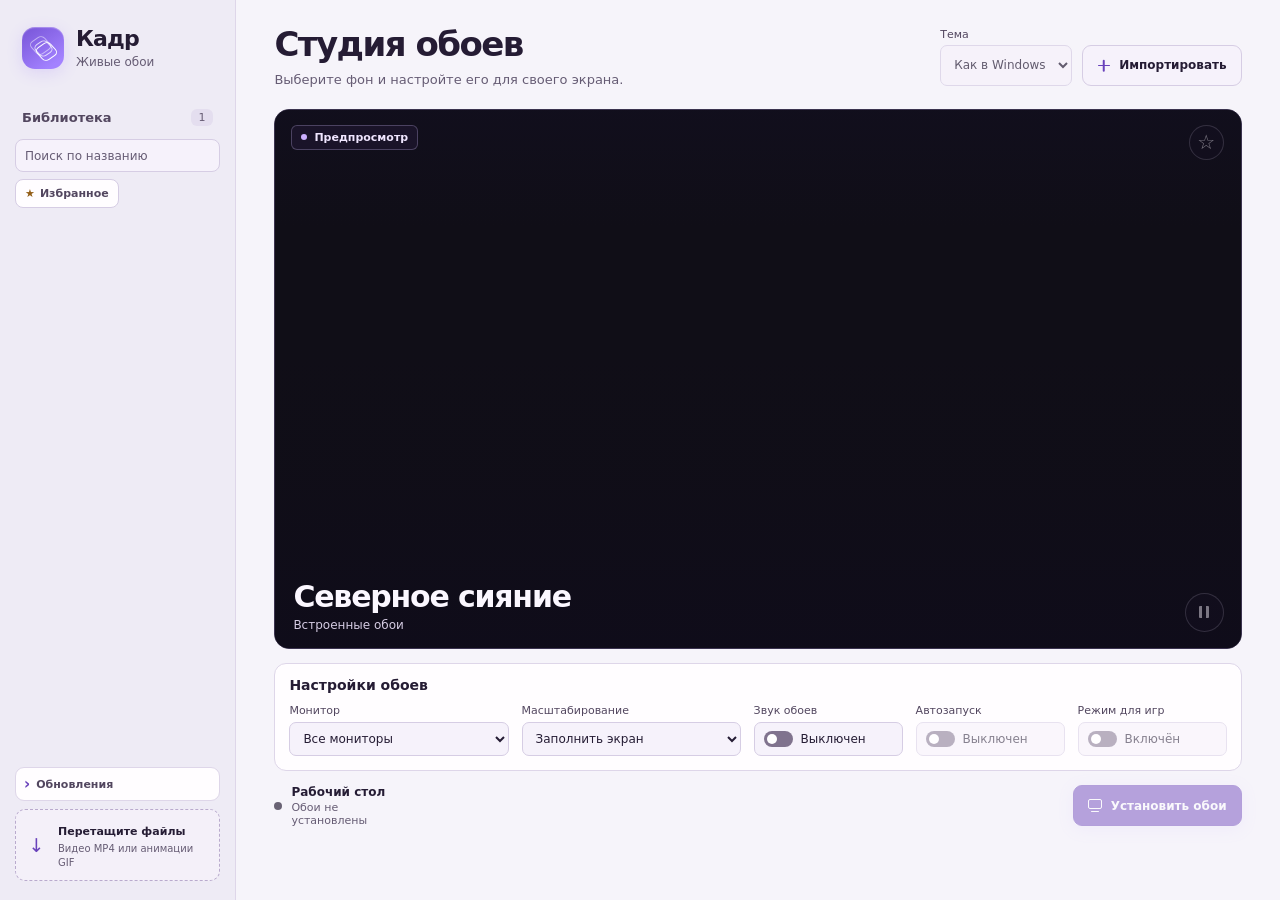
<file: ui/index.html>
<!doctype html>
<html lang="ru">
<head>
  <meta charset="utf-8">
  <meta name="viewport" content="width=device-width, initial-scale=1">
  <title>Кадр — живые обои</title>
  <link rel="stylesheet" href="app.css">
  <script type="module" src="app.js"></script>
</head>
<body>
  <div class="shell">
    <aside class="sidebar">
      <div class="brand">
        <span class="mark" aria-hidden="true"><i></i></span>
        <div><strong>Кадр</strong><small>Живые обои</small></div>
      </div>
      <div class="library-heading"><h2>Библиотека</h2><span id="count">1</span></div>
      <div class="library-tools">
        <input id="search" type="search" placeholder="Поиск по названию" aria-label="Поиск обоев по названию">
        <button type="button" id="favorites-filter" class="filter-button" aria-pressed="false"><span aria-hidden="true">★</span>Избранное</button>
      </div>
      <p id="library-empty" class="library-empty" role="status" hidden></p>
      <div id="library" class="library" aria-label="Библиотека обоев"></div>
      <div class="sidebar-footer">
        <details class="updates" id="updates">
          <summary><span>Обновления</span><small id="app-version"></small></summary>
          <div class="update-panel">
            <label class="switch-frame">
              <input type="checkbox" id="auto-update" role="switch" disabled>
              <span class="switch" aria-hidden="true"></span>
              <span>Автообновление</span>
            </label>
            <p id="update-message" role="status">Проверка релизов GitHub</p>
            <button type="button" id="check-updates" class="button button-secondary" disabled>Проверить обновления</button>
            <button type="button" id="update-action" class="button button-primary" hidden>Скачать</button>
          </div>
        </details>
        <div class="drop-note"><span class="drop-symbol" aria-hidden="true">↓</span><div><strong>Перетащите файлы</strong><small>Видео MP4 или анимации GIF</small></div></div>
      </div>
    </aside>

    <main>
      <header class="page-header">
        <div>
          <h1>Студия обоев</h1>
          <p>Выберите фон и настройте его для своего экрана.</p>
        </div>
        <div class="header-actions">
          <label class="theme-picker"><span>Тема</span><select id="theme" disabled><option value="system">Как в Windows</option><option value="light">Светлая</option><option value="dark">Тёмная</option></select></label>
          <button id="import" class="button button-secondary"><span class="plus" aria-hidden="true"></span>Импортировать</button>
        </div>
      </header>

      <section class="preview" aria-label="Предпросмотр">
        <div id="stage" class="preview-stage"></div>
        <div class="preview-shade"></div>
        <span class="preview-label"><i></i>Предпросмотр</span>
        <button type="button" id="favorite" class="round-button favorite-button" aria-label="Избранное" title="Добавить в избранное" aria-pressed="false" disabled>☆</button>
        <div class="preview-caption">
          <div><h2 id="title">Северное сияние</h2><p id="details">Встроенные обои</p></div>
          <button id="preview-play" class="round-button" aria-label="Приостановить предпросмотр" title="Приостановить предпросмотр" disabled><span class="pause-icon" aria-hidden="true"></span></button>
        </div>
      </section>

      <div id="notice" class="notice" role="status" hidden></div>

      <section class="settings" aria-labelledby="settings-heading">
        <div class="settings-heading"><h2 id="settings-heading">Настройки обоев</h2><button id="remove" class="text-button delete-button" hidden>Удалить из библиотеки</button></div>
        <div class="settings-grid">
          <label><span>Монитор</span><select id="monitor"><option value="all">Все мониторы</option></select></label>
          <label><span>Масштабирование</span><select id="fit"><option value="cover">Заполнить экран</option><option value="contain">Уместить целиком</option><option value="fill">Растянуть</option></select></label>
          <label class="volume"><span>Звук обоев</span><span class="switch-frame"><input type="checkbox" id="audio" role="switch"><span class="switch" aria-hidden="true"></span><span id="sound-label">Выключен</span></span></label>
          <label><span>Автозапуск</span><span class="switch-frame"><input type="checkbox" id="startup" role="switch" aria-label="Запускать Кадр с Windows" disabled><span class="switch" aria-hidden="true"></span><span id="startup-label">Выключен</span></span></label>
          <label title="Пауза обоев на экранах с активным полноэкранным окном"><span>Режим для игр</span><span class="switch-frame"><input type="checkbox" id="fullscreen-pause" role="switch" aria-label="Приостанавливать обои в полноэкранном режиме" disabled><span class="switch" aria-hidden="true"></span><span id="fullscreen-pause-label">Включён</span></span></label>
        </div>
      </section>

      <footer class="actions">
        <div class="desktop-status"><span id="status-dot"></span><div><strong id="status-title">Рабочий стол</strong><small id="status-description">Обои не установлены</small></div></div>
        <div class="action-buttons">
          <button id="wallpapers" class="button button-secondary" hidden>Выключить обои</button>
          <button id="pause" class="button button-secondary" hidden>Пауза</button>
          <button id="apply" class="button button-primary" disabled><span class="monitor-icon" aria-hidden="true"></span>Установить обои</button>
        </div>
      </footer>
    </main>
  </div>
  <div id="drop-overlay" class="drop-overlay" hidden><div><span aria-hidden="true">↓</span><strong>Добавить в библиотеку</strong><small>Отпустите файлы MP4 или GIF</small></div></div>
</body>
</html>
</file>
<file: ui/app.css>
:root {
  color-scheme: dark;
  font-family: "Segoe UI Variable", "Segoe UI", system-ui, sans-serif;
  background: var(--page);
  color: var(--text);
  --page: #101015;
  --text: #f2effa;
  --muted: #a6a1b4;
  --light-muted: #c7c2d3;
  --line: #2a2833;
  --panel: #18171f;
  --accent: #b59aff;
  --focus: #d0bdff;
  --sidebar: #15141b;
  --count: #23212d;
  --hover: #282432;
  --selected: #292238;
  --selected-border: #514366;
  --control: #211f2a;
  --control-border: #353140;
  --control-hover-border: #595062;
  --thumbnail: linear-gradient(140deg, #3b2d54, #272335);
  --thumbnail-text: #ddcaff;
  --drop: #1a1722;
  --drop-border: #42384f;
  --primary: #b89bff;
  --primary-hover: #c9b3ff;
  --primary-border: #ccb7ff;
  --primary-text: #1f123d;
  --notice: #242033;
  --notice-text: #eee3fd;
  --error: #301e29;
  --error-border: #66424d;
  --error-text: #ffd4de;
  --switch: #514860;
  --switch-on: #a285eb;
  --switch-knob: #f0e6ff;
  --switch-knob-on: #221139;
  --live: #91e2b5;
  --paused: #e6c67d;
  --favorite: #f0cc7e;
  --drop-overlay: #171021ed;
}
:root[data-theme="light"] {
  color-scheme: light;
  --page: #f6f4fa;
  --text: #251c34;
  --muted: #665c74;
  --light-muted: #52465f;
  --line: #ded6e9;
  --panel: #fffdff;
  --accent: #6942bb;
  --focus: #7444c8;
  --sidebar: #eeebf5;
  --count: #e4deef;
  --hover: #ede6f7;
  --selected: #e7dff7;
  --selected-border: #b9a9d9;
  --control: #f6f2fb;
  --control-border: #d6cde4;
  --control-hover-border: #a996c5;
  --thumbnail: linear-gradient(140deg, #ebe0fd, #d8c8ef);
  --thumbnail-text: #4b326e;
  --drop: #f4f0f9;
  --drop-border: #b9aacd;
  --primary: #6942bb;
  --primary-hover: #5935a5;
  --primary-border: #653db5;
  --primary-text: #fff;
  --notice: #f1eafa;
  --notice-text: #422961;
  --error: #fcecf1;
  --error-border: #e2afbe;
  --error-text: #8b2946;
  --switch: #80738e;
  --switch-on: #6d46bf;
  --switch-knob: #fff;
  --switch-knob-on: #fff;
  --live: #26784e;
  --paused: #946000;
  --favorite: #925d16;
  --drop-overlay: #f7f0fdea;
}
* { box-sizing: border-box; }
body { margin: 0; }
button, select, input { font: inherit; }
button, select, input[type=search] { color: inherit; }
button { cursor: pointer; }
button:disabled { cursor: default; opacity: .46; }
button:focus-visible, select:focus-visible, input[type=search]:focus-visible, input:focus-visible + .switch {
  outline: 2px solid var(--focus);
  outline-offset: 3px;
}
[hidden] { display: none !important; }
h1, h2, p { margin: 0; }
small { display: block; }

.shell { display: grid; grid-template-columns: 236px minmax(0, 1fr); min-height: 100vh; }
.sidebar {
  position: sticky;
  top: 0;
  height: 100vh;
  display: flex;
  flex-direction: column;
  background: var(--sidebar);
  border-right: 1px solid var(--line);
  padding: 27px 15px 19px;
}
.brand { display: flex; align-items: center; gap: 12px; margin: 0 7px 40px; }
.brand strong { font-size: 22px; line-height: 1.1; font-weight: 680; letter-spacing: -.04em; }
.brand small { color: var(--muted); font-size: 12px; margin-top: 4px; }
.mark {
  position: relative;
  display: grid;
  place-items: center;
  width: 42px;
  aspect-ratio: 1;
  border-radius: 13px;
  background: linear-gradient(145deg, #7754d7, #a382ff 84%);
  box-shadow: inset 0 1px 1px #eee1ff64, 0 4px 16px #8554ff29;
}
.mark::before, .mark::after, .mark i {
  content: "";
  width: 15px;
  height: 15px;
  border: 1.5px solid #fff;
  border-radius: 5px;
  position: absolute;
  transform: rotate(-35deg) skew(7deg);
}
.mark::before { translate: -3px -3px; opacity: .5; }
.mark::after { translate: 3px 3px; }
.mark i { translate: 0 0; opacity: .75; }
.library-heading { display: flex; align-items: center; justify-content: space-between; margin: 0 7px 13px; }
.library-heading h2 { font-size: 13px; font-weight: 640; color: var(--light-muted); }
.library-heading span {
  font-size: 11px;
  min-width: 22px;
  text-align: center;
  padding: 2px 5px;
  border-radius: 6px;
  color: var(--muted);
  background: var(--count);
}
.library-tools { display: grid; gap: 7px; margin: 0 0 11px; }
.library-tools input {
  width: 100%;
  min-width: 0;
  min-height: 33px;
  padding: 5px 9px;
  border: 1px solid var(--control-border);
  border-radius: 8px;
  background: var(--control);
  font-size: 12px;
}
.library-tools input::placeholder { color: var(--muted); }
.filter-button {
  justify-self: start;
  display: inline-flex;
  align-items: center;
  gap: 5px;
  min-height: 29px;
  padding: 4px 9px;
  border: 1px solid var(--control-border);
  border-radius: 8px;
  background: var(--panel);
  color: var(--light-muted);
  font-size: 11px;
  font-weight: 650;
}
.filter-button:hover { background: var(--hover); }
.filter-button[aria-pressed="true"] { background: var(--selected); border-color: var(--selected-border); color: var(--text); }
.filter-button span, .favorite-indicator { color: var(--favorite); }
.favorite-indicator { flex: 0 0 auto; font-size: 12px; }
.library-empty { margin: 10px 6px; color: var(--muted); font-size: 12px; }
.library { display: flex; min-height: 0; flex-direction: column; gap: 6px; overflow: auto; padding: 2px; margin: -2px; }
.library-item {
  display: flex;
  align-items: center;
  gap: 10px;
  width: 100%;
  flex-shrink: 0;
  min-width: 0;
  border: 1px solid transparent;
  border-radius: 10px;
  background: transparent;
  padding: 8px;
  text-align: left;
}
.library-item:hover { background: var(--hover); }
.library-item[aria-pressed="true"] { border-color: var(--selected-border); background: var(--selected); }
.thumbnail {
  width: 40px;
  height: 33px;
  flex: 0 0 auto;
  border-radius: 6px;
  border: 1px solid #ffffff18;
  object-fit: cover;
  display: grid;
  place-items: center;
  background: var(--thumbnail);
  color: var(--thumbnail-text);
  font-size: 9px;
  font-weight: 750;
  letter-spacing: .08em;
}
.item-info { min-width: 0; flex: 1; }
.item-info strong, .item-info small { overflow: hidden; text-overflow: ellipsis; white-space: nowrap; }
.item-info strong { font-size: 12px; font-weight: 650; display: block; }
.item-info small { font-size: 11px; color: var(--muted); margin-top: 4px; }
.active-indicator { flex: 0 0 6px; height: 6px; border-radius: 50%; background: var(--live); }
.sidebar-footer { margin-top: auto; padding-top: 18px; }
.updates {
  margin-bottom: 8px;
  background: var(--panel);
  border: 1px solid var(--line);
  border-radius: 9px;
}
.updates summary {
  display: flex;
  align-items: center;
  gap: 6px;
  padding: 7px 8px;
  cursor: pointer;
  color: var(--light-muted);
  font-size: 11px;
  font-weight: 640;
  list-style: none;
}
.updates summary::-webkit-details-marker { display: none; }
.updates summary::before { content: "›"; color: var(--accent); font-size: 15px; }
.updates[open] summary::before { rotate: 90deg; }
.updates summary:focus-visible { outline: 2px solid var(--focus); outline-offset: 2px; }
.updates summary small { margin-left: auto; color: var(--muted); font-size: 10px; }
.update-panel { display: grid; gap: 7px; padding: 0 8px 8px; }
.update-panel p { color: var(--muted); font-size: 11px; overflow-wrap: anywhere; }
.update-panel p.error { color: var(--error-text); }
.update-panel .button { width: 100%; min-height: 31px; padding: 5px; font-size: 11px; white-space: normal; }
.drop-note {
  display: flex;
  align-items: center;
  gap: 9px;
  border: 1px dashed var(--drop-border);
  background: var(--drop);
  border-radius: 10px;
  padding: 10px 8px;
}
.drop-symbol { color: var(--accent); width: 25px; flex: 0 0 25px; text-align: center; font-size: 19px; }
.drop-note strong { font-size: 11px; font-weight: 630; }
.drop-note small { color: var(--muted); font-size: 10px; line-height: 1.4; margin-top: 3px; }

main { width: 100%; max-width: 1570px; margin: 0 auto; padding: 27px clamp(23px, 3vw, 43px) 22px; }
.page-header, .actions { display: flex; align-items: center; gap: 14px; justify-content: space-between; }
.page-header { margin-bottom: 22px; }
.header-actions { display: flex; align-items: end; gap: 10px; }
.theme-picker { display: grid; gap: 4px; min-width: 122px; color: var(--light-muted); font-size: 11px; }
.theme-picker select { min-height: 41px; }
h1 { font-weight: 680; font-size: clamp(26px, 3vw, 34px); letter-spacing: -.045em; line-height: 1.05; }
.page-header p { color: var(--muted); font-size: 13px; margin-top: 9px; }
.button {
  display: inline-flex;
  align-items: center;
  justify-content: center;
  gap: 9px;
  flex: 0 0 auto;
  min-height: 41px;
  padding: 8px 14px;
  border: 1px solid transparent;
  border-radius: 9px;
  font-size: 12px;
  font-weight: 650;
  white-space: nowrap;
}
.button-secondary { background: var(--control); border-color: var(--control-border); }
.button-secondary:hover:not(:disabled) { background: var(--hover); border-color: var(--control-hover-border); }
.button-primary { background: var(--primary); border-color: var(--primary-border); color: var(--primary-text); box-shadow: 0 3px 15px #ad8bff27; }
.button-primary:hover:not(:disabled) { background: var(--primary-hover); }
.plus { display: grid; place-items: center; width: 13px; height: 13px; color: var(--accent); }
.plus::before, .plus::after { content: ""; grid-area: 1 / 1; height: 1.5px; width: 12px; background: currentColor; border-radius: 2px; }
.plus::after { rotate: 90deg; }
.monitor-icon { width: 14px; height: 10px; border: 1.5px solid currentColor; border-radius: 2px; position: relative; margin-bottom: 3px; }
.monitor-icon::after { content: ""; width: 8px; height: 1.5px; border-radius: 2px; background: currentColor; position: absolute; left: 2px; bottom: -4px; }

.preview {
  height: clamp(235px, calc(100vh - 335px), 540px);
  background: #1b1829;
  position: relative;
  isolation: isolate;
  border: 1px solid #3b334f;
  border-radius: 15px;
  overflow: hidden;
}
.preview-stage, .preview-shade { position: absolute; inset: 0; }
.preview-stage { background: #100e17; isolation: isolate; }
.preview-stage.demo { background: #100e17 url("aurora.webp") center / cover no-repeat; }
.preview-shade { background: linear-gradient(0deg, #0f0c1aee, #0f0c1a3b 31%, transparent 57%), linear-gradient(180deg, #120f20a1, transparent 22%); pointer-events: none; }
.preview-label {
  position: absolute;
  display: flex;
  align-items: center;
  gap: 7px;
  top: 15px;
  left: 16px;
  padding: 5px 9px;
  border: 1px solid #d8c4ff42;
  border-radius: 6px;
  background: #1d162dcc;
  color: #f0e6ff;
  font-size: 11px;
  font-weight: 580;
}
.preview-label i { width: 6px; height: 6px; border-radius: 50%; background: #ccafff; }
.preview-caption { position: absolute; bottom: 16px; left: 18px; right: 17px; display: flex; align-items: end; gap: 10px; justify-content: space-between; }
.preview-caption div { min-width: 0; }
.preview-caption h2 {
  font-size: clamp(20px, 2.8vw, 30px);
  font-weight: 680;
  letter-spacing: -.04em;
  color: #fbf7ff;
  overflow: hidden;
  text-overflow: ellipsis;
  white-space: nowrap;
}
.preview-caption p { color: #d5cce3; font-size: 12px; margin-top: 4px; }
.round-button {
  flex: 0 0 39px;
  display: grid;
  place-items: center;
  height: 39px;
  border-radius: 50%;
  border: 1px solid #eee2ff54;
  background: #171224bf;
  color: #fbf4ff;
}
.round-button:hover:not(:disabled) { background: #584574; }
.favorite-button { position: absolute; top: 15px; right: 17px; width: 35px; height: 35px; font-size: 20px; line-height: 1; }
.favorite-button[aria-pressed="true"] { color: #ffdc82; }
.pause-icon { width: 10px; height: 12px; border: solid currentColor; border-width: 0 3px; border-radius: 1px; }
.play-icon { width: 0; height: 0; border-block: 6px solid transparent; border-left: 9px solid currentColor; translate: 1px; }

.notice {
  margin-top: 10px;
  border: 1px solid var(--selected-border);
  background: var(--notice);
  color: var(--notice-text);
  padding: 9px 12px;
  font-size: 12px;
  border-radius: 8px;
  overflow-wrap: anywhere;
}
.notice.error { border-color: var(--error-border); background: var(--error); color: var(--error-text); }
.settings {
  margin-top: 14px;
  border: 1px solid var(--line);
  background: var(--panel);
  border-radius: 12px;
  padding: 13px 14px 14px;
}
.settings-heading { display: flex; align-items: center; justify-content: space-between; gap: 10px; margin-bottom: 11px; }
.settings h2 { font-size: 14px; font-weight: 650; }
.settings-grid { display: grid; grid-template-columns: repeat(2, minmax(0, 1fr)) repeat(3, minmax(105px, .68fr)); gap: 13px; }
.settings-grid label { display: grid; gap: 5px; min-width: 0; color: var(--light-muted); font-size: 11px; }
select, .switch-frame {
  width: 100%;
  min-height: 34px;
  padding: 5px 9px;
  background: var(--control);
  border: 1px solid var(--control-border);
  border-radius: 7px;
  color: var(--text);
  font-size: 12px;
}
select { text-overflow: ellipsis; }
.switch-frame { display: flex; align-items: center; gap: 8px; cursor: pointer; }
.switch-frame:has(input:disabled) { opacity: .55; cursor: default; }
.switch-frame input { position: absolute; width: 1px; height: 1px; opacity: 0; }
.switch { position: relative; width: 29px; height: 16px; border-radius: 12px; flex: 0 0 29px; background: var(--switch); }
.switch::after { content: ""; position: absolute; top: 3px; left: 3px; width: 10px; height: 10px; border-radius: 50%; background: var(--switch-knob); }
input:checked + .switch { background: var(--switch-on); }
input:checked + .switch::after { transform: translateX(13px); background: var(--switch-knob-on); }

.actions { margin-top: 14px; min-height: 41px; }
.desktop-status { display: flex; gap: 9px; align-items: center; min-width: 0; }
.desktop-status > span { flex: 0 0 8px; height: 8px; border-radius: 50%; background: #696274; }
.desktop-status > span.live { background: var(--live); box-shadow: 0 0 0 4px #72b99434; }
.desktop-status > span.paused { background: var(--paused); }
.desktop-status strong { display: block; font-size: 12px; font-weight: 650; }
.desktop-status small { color: var(--muted); font-size: 11px; margin-top: 2px; overflow-wrap: anywhere; }
.action-buttons { display: flex; align-items: center; gap: 8px; }
.text-button { color: var(--light-muted); background: transparent; border: 1px solid transparent; border-radius: 7px; padding: 5px 7px; font-size: 11px; white-space: nowrap; }
.text-button:hover:not(:disabled) { color: var(--text); background: var(--hover); }
.delete-button { color: var(--error-text); border-color: var(--error-border); padding: 6px 9px; }
.delete-button:hover:not(:disabled) { color: var(--error-text); background: var(--error); }
.drop-overlay { position: fixed; inset: 10px; display: grid; place-items: center; background: var(--drop-overlay); border: 2px dashed var(--accent); border-radius: 16px; z-index: 5; pointer-events: none; }
.drop-overlay div { display: grid; gap: 8px; text-align: center; }
.drop-overlay span { font-size: 34px; color: var(--accent); }
.drop-overlay strong { font-size: 22px; }
.drop-overlay small { font-size: 13px; color: var(--light-muted); }

.media { display: block; width: 100%; height: 100%; object-fit: cover; }
.media.contain { object-fit: contain; }
.media.fill { object-fit: fill; }
.video-upscale, .video-loop-frame { position: absolute; inset: 0; pointer-events: none; }
.video-loop-frame { z-index: 1; }
.wallpaper, .wallpaper body, .desktop-stage { width: 100%; height: 100%; background: #000; overflow: hidden; }
.desktop-stage { position: relative; }

@media (prefers-reduced-motion: no-preference) {
  .button, .text-button, .round-button, .library-item, .filter-button {
    transition: background-color 140ms ease-out, border-color 140ms ease-out, color 140ms ease-out;
  }
  .switch { transition: background-color 140ms ease-out; }
  .switch::after { transition: transform 140ms ease-out, background-color 140ms ease-out; }
  .preview-stage .media.is-ready { animation: preview-in 160ms ease-out; }
  @keyframes preview-in { from { opacity: 0; } to { opacity: 1; } }
}

@media (max-width: 920px) {
  .shell { grid-template-columns: 196px minmax(0, 1fr); }
  .sidebar { padding-inline: 11px; }
  main { padding-inline: 19px; }
  .page-header { flex-wrap: wrap; }
  .settings-grid { grid-template-columns: repeat(3, minmax(0, 1fr)); gap: 8px; }
  .action-buttons { flex-wrap: wrap; justify-content: end; }
}
@media (max-width: 680px) {
  .shell { display: block; }
  .sidebar { position: static; height: auto; border-right: 0; padding: 13px 17px; }
  .brand { margin: 0 0 11px; }
  .library-heading, .sidebar-footer .drop-note { display: none; }
  .sidebar-footer { padding-top: 8px; }
  .updates { margin-bottom: 0; }
  .library-tools { grid-template-columns: minmax(0, 1fr) auto; }
  .library { flex-direction: row; }
  .library-item { width: 162px; }
  main { padding: 17px; }
  .page-header { align-items: start; }
  .page-header p { max-width: 230px; }
  .settings-grid { grid-template-columns: repeat(2, minmax(0, 1fr)); }
  .actions { align-items: start; flex-wrap: wrap; }
  .action-buttons { justify-content: start; }
}
</file>
